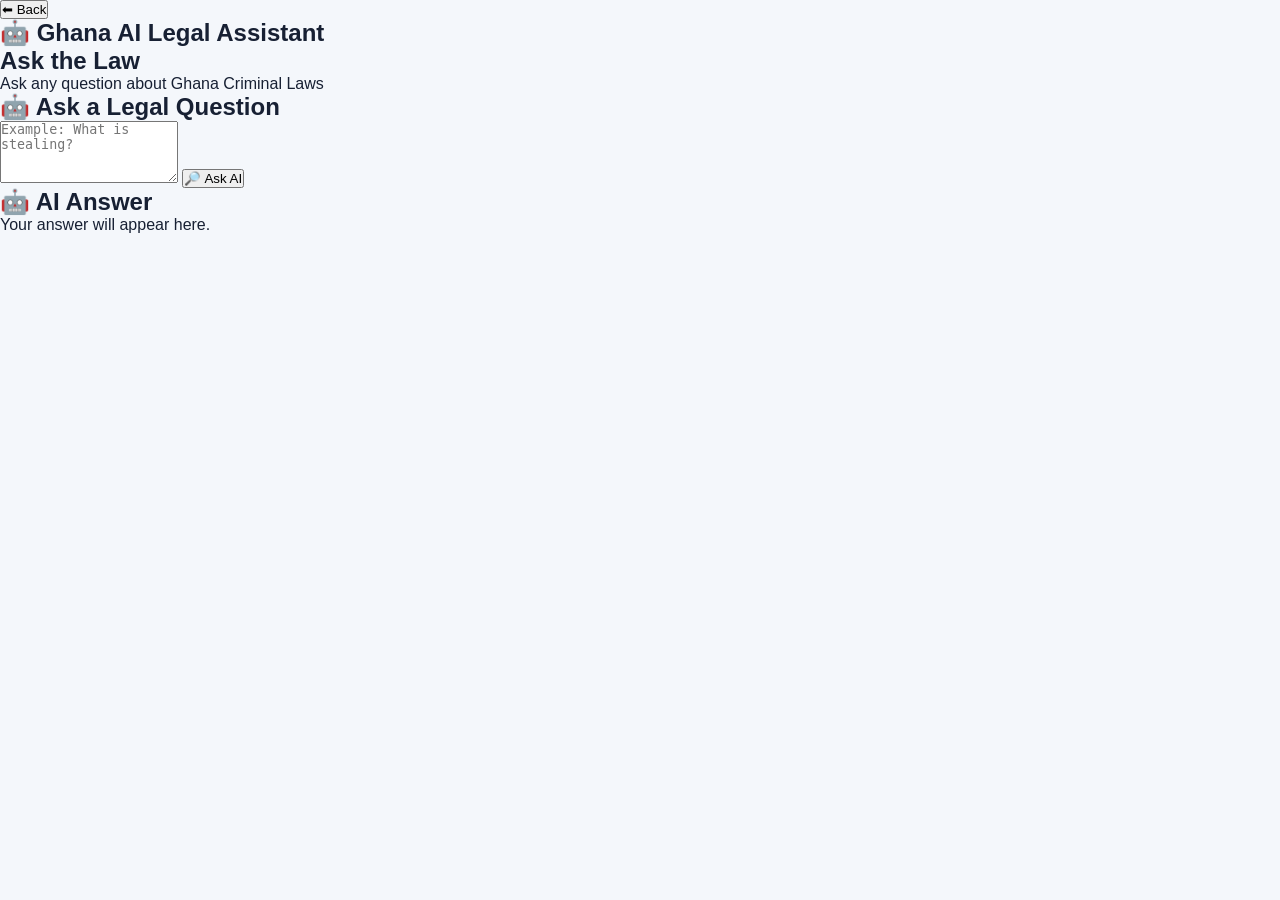
<file: ai.html>
<!DOCTYPE html>
<html lang="en">

<head>

    <meta charset="UTF-8">

    <meta
        name="viewport"
        content="width=device-width, initial-scale=1.0"
    >

    <title>AI Legal Assistant</title>

    <link
        rel="stylesheet"
        href="css/style.css"
    >

</head>


<body>


<header class="top-bar">

    <button onclick="history.back()">
        ⬅ Back
    </button>

    <h2>
        🤖 Ghana AI Legal Assistant
    </h2>

</header>


<section class="hero">

    <h1>
        Ask the Law
    </h1>

    <p>
        Ask any question about Ghana Criminal Laws
    </p>

</section>


<div class="ai-container">


    <!-- ============================= -->
    <!-- QUESTION BOX -->
    <!-- ============================= -->

    <div class="ai-question">

        <h2>
            🤖 Ask a Legal Question
        </h2>

        <textarea
            id="question"
            placeholder="Example: What is stealing?"
            rows="4"
        ></textarea>

        <button id="askBtn">
            🔎 Ask AI
        </button>

    </div>


    <!-- ============================= -->
    <!-- ANSWER -->
    <!-- ============================= -->

    <div
        id="answer"
        class="ai-answer"
    >

        <h2>
            🤖 AI Answer
        </h2>

        <p>
            Your answer will appear here.
        </p>

    </div>


    <!-- ============================= -->
    <!-- FOLLOW-UP QUESTION -->
    <!-- ============================= -->

    <div
        id="followUpBox"
        class="ai-question"
        style="display:none;"
    >

        <h2>
            💬 Ask a Follow-up Question
        </h2>

        <textarea
            id="followUpQuestion"
            placeholder="Ask another question about this law..."
            rows="3"
        ></textarea>

        <button id="followUpBtn">
            🔎 Ask Follow-up
        </button>

    </div>


</div>


<script src="js/ai.js"></script>


</body>

</html>
</file>
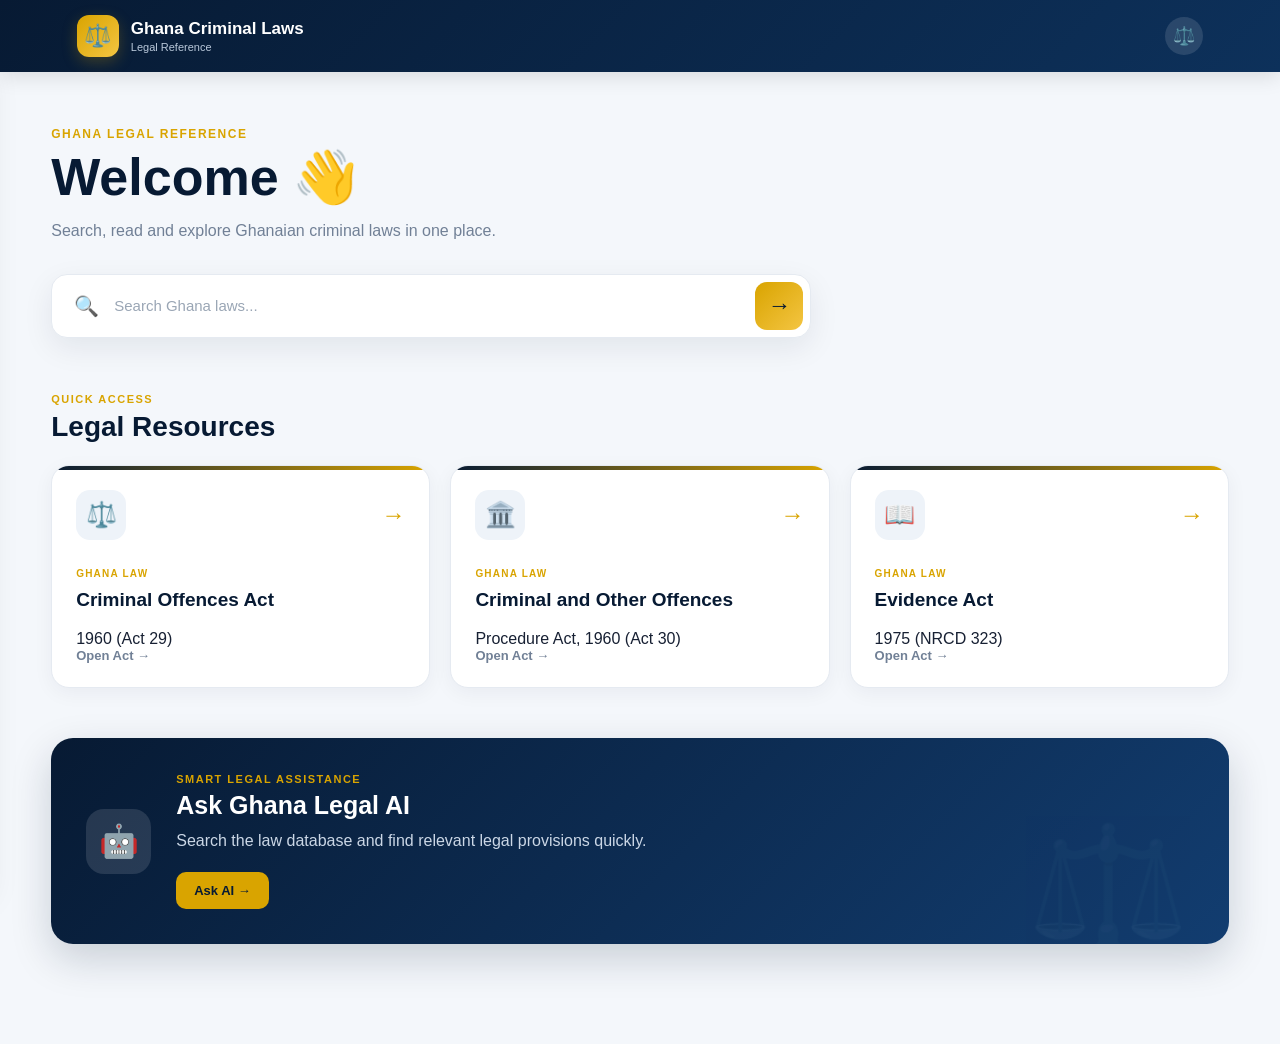
<file: dashboard.html>
<!DOCTYPE html>
<html lang="en">

<head>

    <meta charset="UTF-8">

    <meta
        name="viewport"
        content="width=device-width, initial-scale=1.0"
    >

    <meta
        name="theme-color"
        content="#0b1f3a"
    >

    <title>Ghana Criminal Laws</title>

    <link
        rel="stylesheet"
        href="css/style.css"
    >

</head>


<body class="modern-dashboard">


<!-- ========================================
     HEADER
======================================== -->

<header class="modern-header">

    <button
        id="menuBtn"
        class="menu-button"
        type="button"
    >
        ☰
    </button>


    <div class="modern-brand">

        <div class="brand-icon">
            ⚖️
        </div>

        <div>

            <strong>
                Ghana Criminal Laws
            </strong>

            <small>
                Legal Reference
            </small>

        </div>

    </div>


    <div class="header-user">
        ⚖️
    </div>

</header>



<!-- ========================================
     SIDE MENU
======================================== -->

<nav
    id="sideMenu"
    class="side-menu"
>

    <div class="menu-header">

        <div class="brand-icon">
            ⚖️
        </div>

        <strong>
            Ghana Criminal Laws
        </strong>

    </div>


    <a href="dashboard.html">
        🏠
        <span>Dashboard</span>
    </a>


    <a href="global-search.html">
        🔍
        <span>Search All Laws</span>
    </a>


    <a href="bookmark.html">
        ⭐
        <span>Bookmarks</span>
    </a>


    <a href="ai.html">
        🤖
        <span>AI Legal Assistant</span>
    </a>


    <a href="settings.html">
        ⚙️
        <span>Settings</span>
    </a>

</nav>



<!-- ========================================
     MAIN CONTENT
======================================== -->

<main class="modern-main">


    <!-- WELCOME -->

    <section class="welcome-section">

        <p class="welcome-label">
            GHANA LEGAL REFERENCE
        </p>


        <h1>
            Welcome 👋
        </h1>


        <p class="welcome-text">
            Search, read and explore Ghanaian
            criminal laws in one place.
        </p>

    </section>



    <!-- =====================================
         SEARCH
    ====================================== -->

    <section class="modern-search">

        <span class="search-icon">
            🔍
        </span>


        <input
            type="search"
            id="searchInput"
            placeholder="Search Ghana laws..."
            autocomplete="off"
        >


        <button
            id="globalSearchBtn"
            type="button"
        >
            →
        </button>

    </section>



    <!-- =====================================
         LEGAL RESOURCES
    ====================================== -->

    <section class="quick-section">

        <div class="section-heading">

            <p class="section-label">
                QUICK ACCESS
            </p>


            <h2>
                Legal Resources
            </h2>

        </div>


        <!--
            dashboard.js will automatically
            create the Act 29, Act 30 and
            Evidence Act cards here.
        -->

        <div
            id="dashboard"
            class="modern-dashboard-grid"
        >

            <div class="loading-card">

                <div class="loading-icon">
                    ⚖️
                </div>

                <p>
                    Loading Ghana laws...
                </p>

            </div>

        </div>

    </section>



    <!-- =====================================
         AI LEGAL ASSISTANT
    ====================================== -->

    <section class="ai-promo">

        <div class="ai-promo-icon">
            🤖
        </div>


        <div class="ai-promo-content">

            <p class="section-label">
                SMART LEGAL ASSISTANCE
            </p>


            <h2>
                Ask Ghana Legal AI
            </h2>


            <p>
                Search the law database and find
                relevant legal provisions quickly.
            </p>


            <a
                href="ai.html"
                class="ai-promo-button"
            >
                Ask AI →
            </a>

        </div>

    </section>

</main>



<!-- ========================================
     BOTTOM NAVIGATION
======================================== -->

<nav class="bottom-navigation">

    <a
        href="dashboard.html"
        class="active"
    >

        <span>
            🏠
        </span>

        <small>
            Home
        </small>

    </a>


    <a href="global-search.html">

        <span>
            🔍
        </span>

        <small>
            Search
        </small>

    </a>


    <a href="ai.html">

        <span>
            🤖
        </span>

        <small>
            AI
        </small>

    </a>


    <a href="bookmark.html">

        <span>
            ⭐
        </span>

        <small>
            Saved
        </small>

    </a>

</nav>



<!-- ========================================
     JAVASCRIPT
======================================== -->

<script src="js/dashboard.js"></script>

<script src="js/menu.js"></script>


<script>

const searchInput =
    document.getElementById("searchInput");


const globalSearchBtn =
    document.getElementById(
        "globalSearchBtn"
    );


function performSearch() {

    if (!searchInput) {
        return;
    }


    const query =
        searchInput.value.trim();


    if (!query) {

        searchInput.focus();

        return;

    }


    window.location.href =
        "global-search.html?q=" +
        encodeURIComponent(query);

}


if (globalSearchBtn) {

    globalSearchBtn.addEventListener(
        "click",
        performSearch
    );

}


if (searchInput) {

    searchInput.addEventListener(
        "keydown",
        function(event) {

            if (event.key === "Enter") {

                event.preventDefault();

                performSearch();

            }

        }
    );

}

</script>


</body>

</html>
</file>
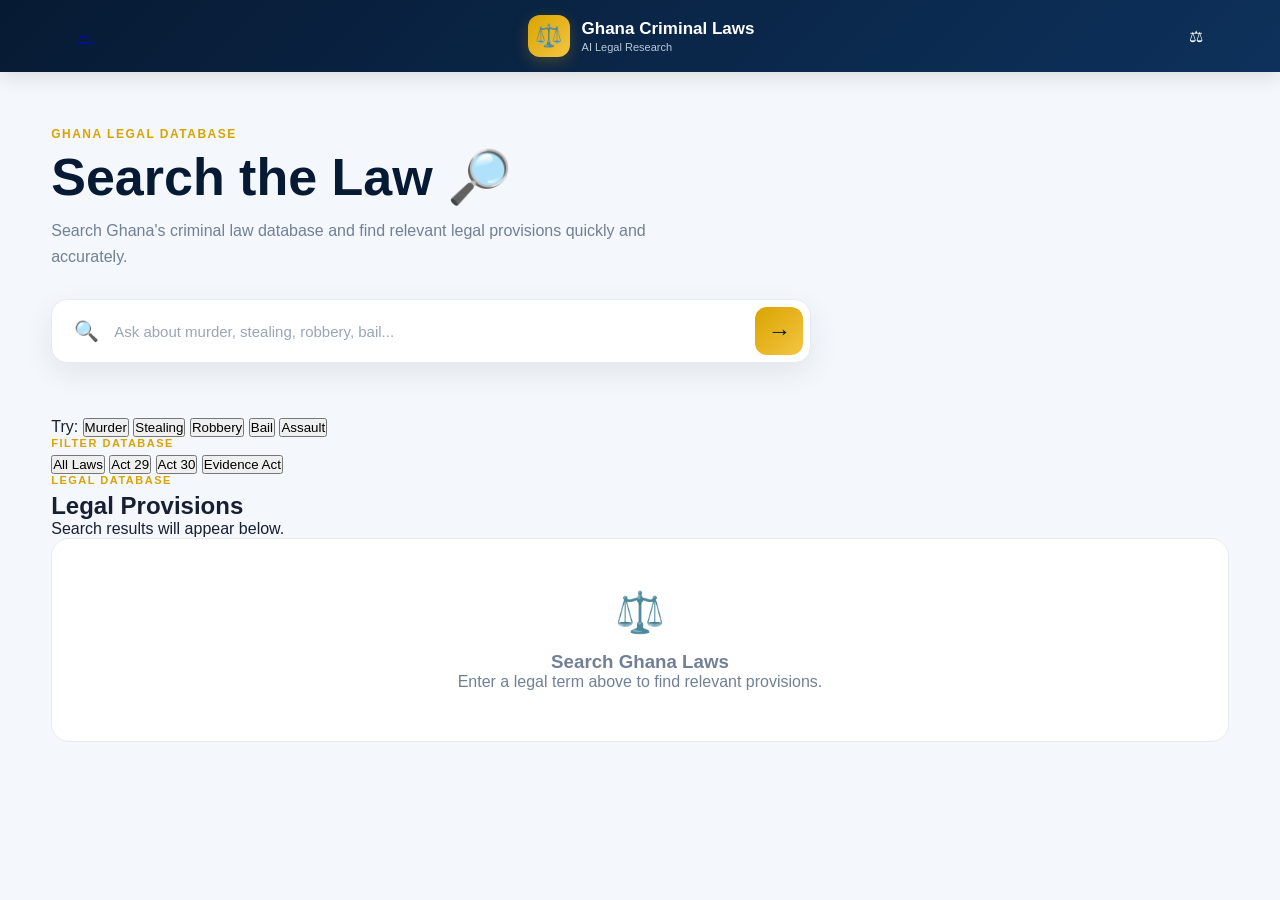
<file: global-search.html>
<!DOCTYPE html>
<html lang="en">

<head>

    <meta charset="UTF-8">

    <meta
        name="viewport"
        content="width=device-width, initial-scale=1.0"
    >

    <meta
        name="theme-color"
        content="#071f3d"
    >

    <title>
        Ghana Criminal Laws | Legal Search
    </title>

    <link
        rel="stylesheet"
        href="css/style.css"
    >

</head>


<body class="modern-dashboard">


<!-- ========================================
     HEADER
======================================== -->

<header class="modern-header">

    <a
        href="dashboard.html"
        class="back-button"
        aria-label="Back to dashboard"
    >
        ←
    </a>


    <div class="modern-brand">

        <div class="brand-icon">
            ⚖️
        </div>


        <div class="brand-text">

            <strong>
                Ghana Criminal Laws
            </strong>

            <small>
                AI Legal Research
            </small>

        </div>

    </div>


    <div class="header-badge">
        ⚖
    </div>

</header>



<!-- ========================================
     MAIN
======================================== -->

<main class="modern-main">


    <!-- ====================================
         INTRODUCTION
    ===================================== -->

    <section class="welcome-section">

        <p class="welcome-label">
            GHANA LEGAL DATABASE
        </p>


        <h1>

            Search the Law

            <span>
                🔎
            </span>

        </h1>


        <p class="welcome-text">

            Search Ghana's criminal law database
            and find relevant legal provisions
            quickly and accurately.

        </p>

    </section>



    <!-- ====================================
         SEARCH BOX
    ===================================== -->

    <section
        class="modern-search"
        aria-label="Legal search"
    >

        <span
            class="search-icon"
            aria-hidden="true"
        >
            🔍
        </span>


        <input
            type="search"
            id="globalSearchInput"
            placeholder="Ask about murder, stealing, robbery, bail..."
            autocomplete="off"
            spellcheck="false"
            aria-label="Search Ghana laws"
        >


        <button
            id="globalSearchButton"
            type="button"
            aria-label="Search Ghana laws"
        >
            →
        </button>

    </section>



    <!-- ====================================
         SEARCH HINTS
    ===================================== -->

    <div class="search-hints">

        <span>
            Try:
        </span>


        <button
            type="button"
            class="search-hint"
            data-search="What is murder?"
        >
            Murder
        </button>


        <button
            type="button"
            class="search-hint"
            data-search="What is stealing?"
        >
            Stealing
        </button>


        <button
            type="button"
            class="search-hint"
            data-search="What is robbery?"
        >
            Robbery
        </button>


        <button
            type="button"
            class="search-hint"
            data-search="What is bail?"
        >
            Bail
        </button>


        <button
            type="button"
            class="search-hint"
            data-search="What is assault?"
        >
            Assault
        </button>

    </div>



    <!-- ====================================
         SEARCH STATUS
    ===================================== -->

    <div
        id="searchStatus"
        aria-live="polite"
    ></div>



    <!-- ====================================
         AI LEGAL ANSWER
    ===================================== -->

    <section
        id="aiLegalAnswer"
        class="ai-legal-answer"
        style="display:none;"
        aria-live="polite"
    >

        <!--
            JavaScript inserts the AI
            legal answer here.
        -->

    </section>



    <!-- ====================================
         LAW FILTERS
    ===================================== -->

    <section class="law-filter-section">

        <div class="section-label">
            FILTER DATABASE
        </div>


        <div class="law-filters">

            <button
                class="law-filter active"
                data-filter="all"
                type="button"
            >
                All Laws
            </button>


            <button
                class="law-filter"
                data-filter="act29.json"
                type="button"
            >
                Act 29
            </button>


            <button
                class="law-filter"
                data-filter="act30.json"
                type="button"
            >
                Act 30
            </button>


            <button
                class="law-filter"
                data-filter="evidence.json"
                type="button"
            >
                Evidence Act
            </button>

        </div>

    </section>



    <!-- ====================================
         RESULTS HEADER
    ===================================== -->

    <div class="results-heading">

        <div>

            <p class="section-label">
                LEGAL DATABASE
            </p>


            <h2>
                Legal Provisions
            </h2>

        </div>


        <p>
            Search results will appear below.
        </p>

    </div>



    <!-- ====================================
         RESULTS
    ===================================== -->

    <section
        id="globalSearchResults"
        class="modern-dashboard-grid"
        aria-live="polite"
    >

        <div class="loading-card">

            <div class="loading-icon">
                ⚖️
            </div>


            <h3>
                Search Ghana Laws
            </h3>


            <p>
                Enter a legal term above to
                find relevant provisions.
            </p>

        </div>

    </section>


</main>



<!-- ========================================
     JAVASCRIPT
======================================== -->

<script src="js/globalsearch.js"></script>



<script>

/* ========================================
   SEARCH HINT BUTTONS
======================================== */

document
    .querySelectorAll(".search-hint")
    .forEach(function(button) {

        button.addEventListener(
            "click",
            function() {

                const input =
                    document.getElementById(
                        "globalSearchInput"
                    );


                if (!input) {

                    return;

                }


                input.value =
                    button.dataset.search;


                const searchButton =
                    document.getElementById(
                        "globalSearchButton"
                    );


                if (searchButton) {

                    searchButton.click();

                }

            }
        );

    });



/* ========================================
   LAW FILTER BUTTONS
======================================== */

document
    .querySelectorAll(".law-filter")
    .forEach(function(button) {

        button.addEventListener(
            "click",
            function() {


                /*
                 * Remove active state
                 * from all filters.
                 */

                document
                    .querySelectorAll(".law-filter")
                    .forEach(function(filter) {

                        filter.classList.remove(
                            "active"
                        );

                    });


                /*
                 * Activate selected filter.
                 */

                button.classList.add(
                    "active"
                );


                /*
                 * Tell globalsearch.js
                 * which database to search.
                 */

                window.selectedLawFilter =
                    button.dataset.filter;


                /*
                 * Search again if the
                 * search box has text.
                 */

                const input =
                    document.getElementById(
                        "globalSearchInput"
                    );


                if (
                    input &&
                    input.value.trim()
                ) {

                    if (
                        typeof searchLaws ===
                        "function"
                    ) {

                        searchLaws();

                    }

                }

            }
        );

    });



/* ========================================
   LOAD SEARCH FROM URL
========================================

Example:

global-search.html?q=murder

======================================== */

const urlParams =
    new URLSearchParams(
        window.location.search
    );


const urlQuery =
    urlParams.get("q");


if (
    urlQuery
) {

    const input =
        document.getElementById(
            "globalSearchInput"
        );


    if (input) {

        input.value =
            urlQuery;


        /*
         * Wait for globalsearch.js
         * to finish loading.
         */

        setTimeout(
            function() {

                if (
                    typeof searchLaws ===
                    "function"
                ) {

                    searchLaws();

                }

            },
            150
        );

    }

}

</script>


</body>

</html>
</file>
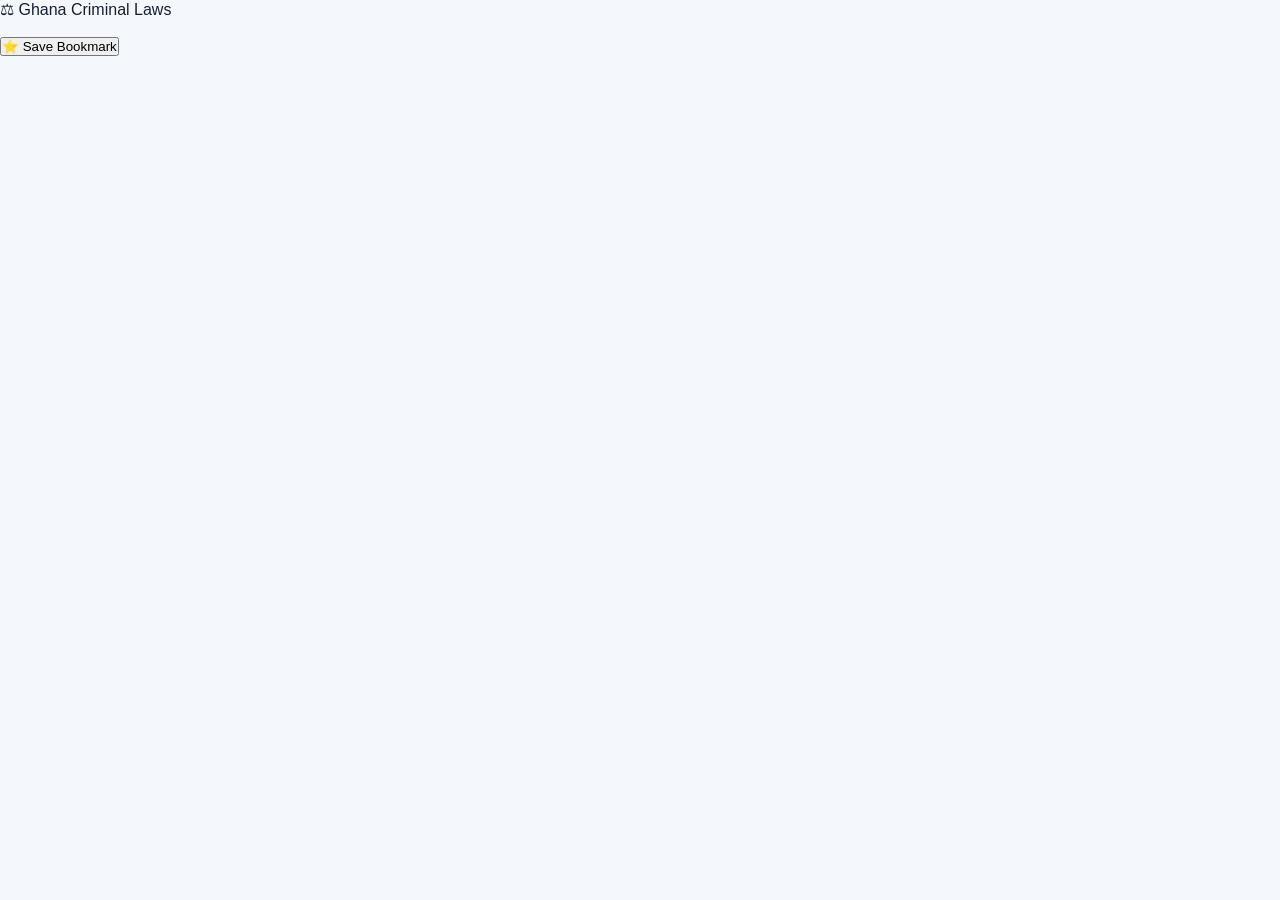
<file: law.html>
<!DOCTYPE html>
<html lang="en">
<head>

<meta charset="UTF-8">

<meta name="viewport" content="width=device-width, initial-scale=1.0">

<title>Law</title>

<link rel="stylesheet" href="css/style.css">

</head>

<body>

<header class="top-bar">

<div class="logo">

⚖ Ghana Criminal Laws

</div>

</header>

<div class="law-page">

<h2 id="section"></h2>

<h1 id="title"></h1>

<p id="content"></p>

<br>

<button onclick="bookmarkLaw()">

⭐ Save Bookmark

</button>

</div>

<script src="js/law.js"></script>

</body>
</html>
</file>
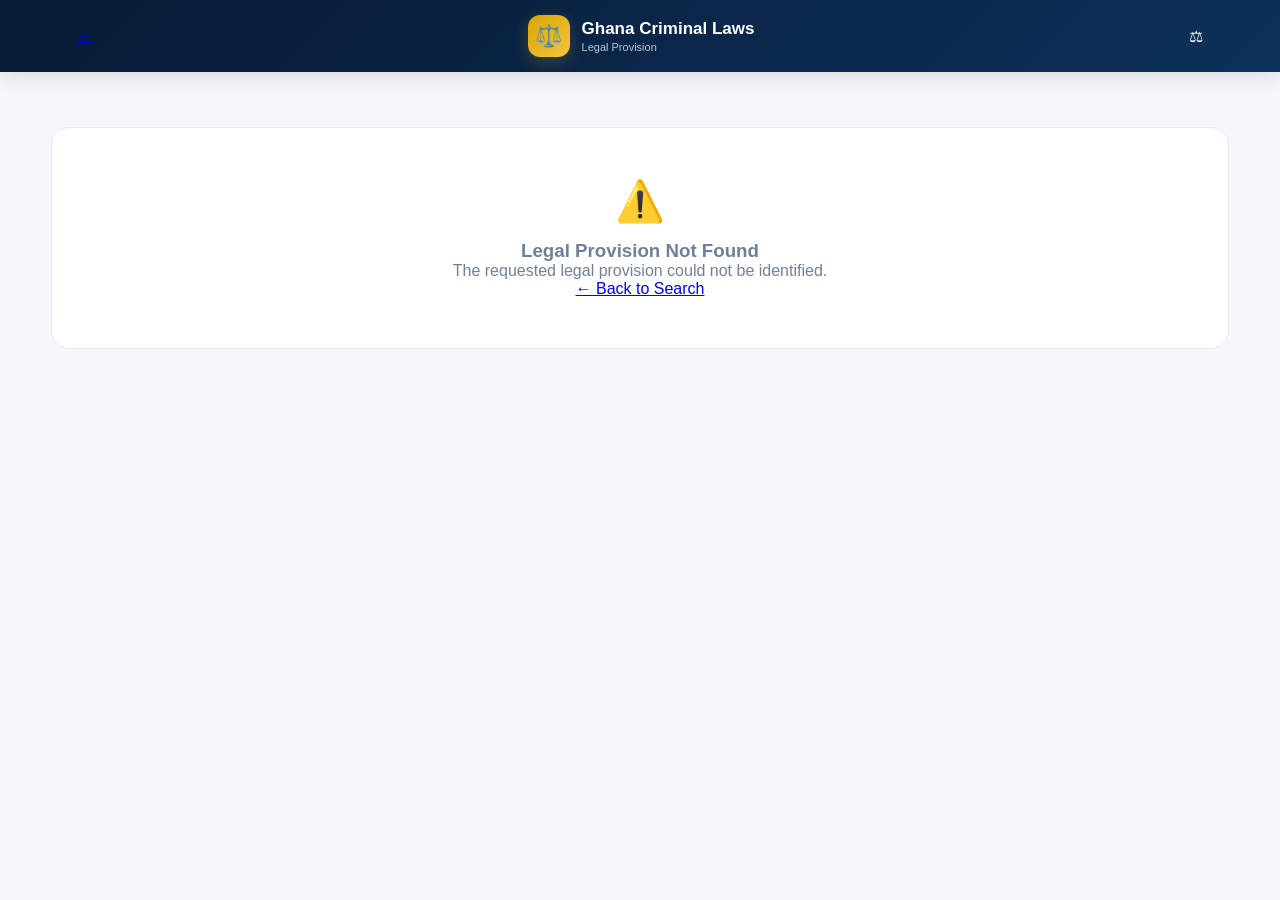
<file: reader.html>
<!DOCTYPE html>
<html lang="en">

<head>

    <meta charset="UTF-8">

    <meta
        name="viewport"
        content="width=device-width, initial-scale=1.0"
    >

    <meta
        name="theme-color"
        content="#071f3d"
    >

    <title>
        Legal Provision | Ghana Criminal Laws
    </title>

    <link
        rel="stylesheet"
        href="css/style.css"
    >

</head>


<body class="modern-dashboard">


<!-- ========================================
     HEADER
======================================== -->

<header class="modern-header">

    <a
        href="javascript:history.back()"
        class="back-button"
        aria-label="Go back"
    >
        ←
    </a>


    <div class="modern-brand">

        <div class="brand-icon">
            ⚖️
        </div>


        <div class="brand-text">

            <strong>
                Ghana Criminal Laws
            </strong>

            <small>
                Legal Provision
            </small>

        </div>

    </div>


    <div class="header-badge">
        ⚖
    </div>

</header>



<!-- ========================================
     MAIN
======================================== -->

<main class="modern-main">


    <!-- ====================================
         READER
    ===================================== -->

    <section
        id="lawReader"
        class="law-reader"
    >

        <div class="loading-card">

            <div class="loading-icon">
                ⚖️
            </div>


            <h3>
                Loading Legal Provision
            </h3>


            <p>
                Please wait while the legal
                provision is being loaded.
            </p>

        </div>

    </section>


</main>



<!-- ========================================
     JAVASCRIPT
======================================== -->

<script src="js/reader.js"></script>


</body>

</html>
</file>
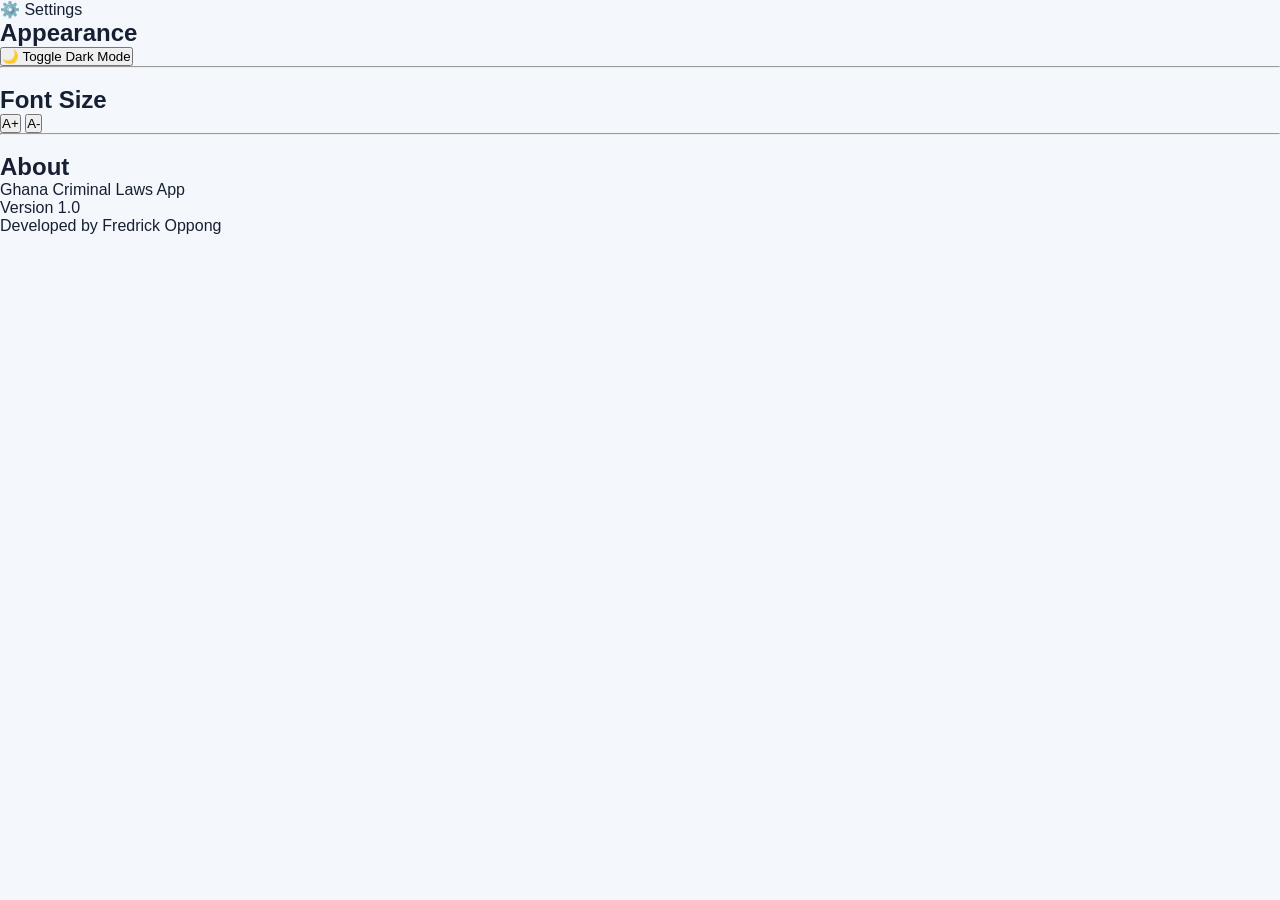
<file: settings.html>
<!DOCTYPE html>
<html lang="en">
<head>
    <meta charset="UTF-8">
    <meta name="viewport" content="width=device-width, initial-scale=1.0">
    <title>Settings</title>

    <link rel="stylesheet" href="css/style.css">
</head>
<body>

<header class="top-bar">

    <div class="logo">
        ⚙️ Settings
    </div>

</header>

<div class="law-content">

    <h2>Appearance</h2>

    <button onclick="toggleDarkMode()">
        🌙 Toggle Dark Mode
    </button>

    <hr><br>

    <h2>Font Size</h2>

    <button onclick="increaseFont()">A+</button>

    <button onclick="decreaseFont()">A-</button>

    <hr><br>

    <h2>About</h2>

    <p>Ghana Criminal Laws App</p>

    <p>Version 1.0</p>

    <p>Developed by Fredrick Oppong</p>

</div>

<script src="js/settings.js"></script>

</body>
</html>
</file>
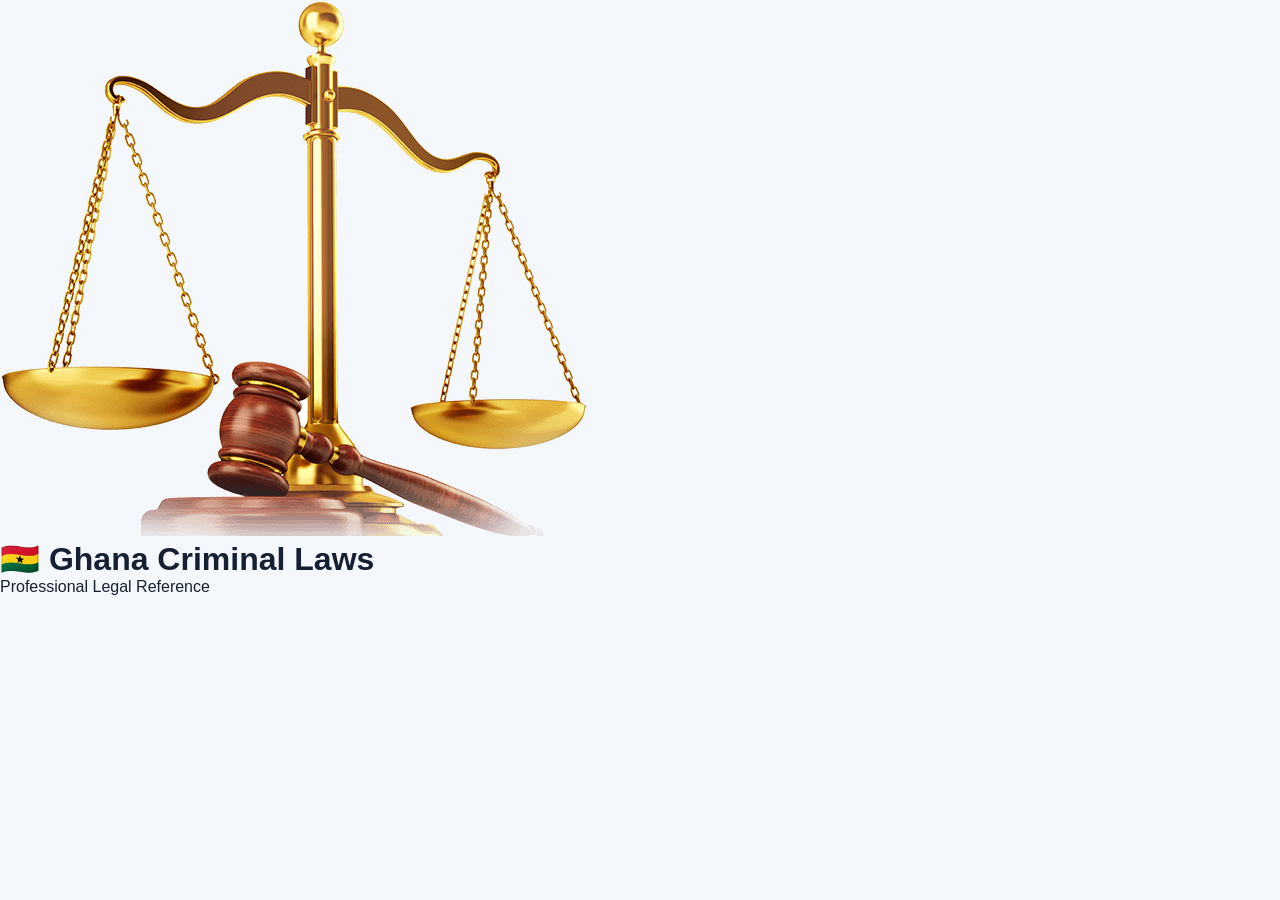
<file: splash.html>
<!DOCTYPE html>
<html lang="en">
<head>
<meta charset="UTF-8">
<meta name="viewport" content="width=device-width, initial-scale=1.0">

<title>Ghana Criminal Laws</title>

<link rel="stylesheet" href="css/style.css">

</head>

<body class="splash-page">

<div class="splash">

    <img src="assets/images/logo.png"
         class="logo-image"
         alt="App Logo">

    <h1>🇬🇭 Ghana Criminal Laws</h1>

    <p>Professional Legal Reference</p>

    <div class="loader"></div>

</div>

<script src="js/splash.js"></script>

</body>
</html>
</file>
<file: css/style.css>
/* ========================================
   MODERN GHANA CRIMINAL LAWS
   MAIN STYLESHEET
======================================== */

* {
    box-sizing: border-box;
    margin: 0;
    padding: 0;
}

:root {
    --navy: #071a33;
    --navy-light: #102d52;
    --gold: #d9a400;
    --gold-light: #f4c542;
    --white: #ffffff;
    --background: #f4f7fb;
    --text: #172033;
    --muted: #718096;
    --border: #e5eaf1;
    --shadow: 0 10px 30px rgba(7, 26, 51, 0.08);
    --radius: 18px;
}

html {
    scroll-behavior: smooth;
}

body {
    font-family:
        Inter,
        -apple-system,
        BlinkMacSystemFont,
        "Segoe UI",
        Arial,
        sans-serif;

    background: var(--background);
    color: var(--text);
    min-height: 100vh;
}


/* ========================================
   HEADER
======================================== */

.modern-header {
    height: 72px;

    background:
        linear-gradient(
            135deg,
            var(--navy),
            #0d315b
        );

    color: white;

    display: flex;
    align-items: center;
    justify-content: space-between;

    padding: 0 6%;

    position: sticky;
    top: 0;
    z-index: 1000;

    box-shadow:
        0 4px 20px rgba(0, 0, 0, 0.12);
}

.modern-brand {
    display: flex;
    align-items: center;
    gap: 12px;
}

.modern-brand strong {
    display: block;
    font-size: 17px;
    font-weight: 700;
}

.modern-brand small {
    display: block;
    margin-top: 2px;
    color: #b9c8da;
    font-size: 11px;
}

.brand-icon {
    width: 42px;
    height: 42px;

    display: flex;
    align-items: center;
    justify-content: center;

    border-radius: 12px;

    background:
        linear-gradient(
            135deg,
            var(--gold),
            var(--gold-light)
        );

    font-size: 22px;

    box-shadow:
        0 5px 15px rgba(217, 164, 0, 0.25);
}

.header-user {
    width: 38px;
    height: 38px;

    border-radius: 50%;

    background: rgba(255,255,255,0.12);

    display: flex;
    align-items: center;
    justify-content: center;

    font-size: 18px;
}

.menu-button {
    border: none;
    background: transparent;
    color: white;

    font-size: 24px;

    cursor: pointer;

    display: none;
}


/* ========================================
   SIDE MENU
======================================== */

.side-menu {
    position: fixed;

    top: 72px;
    left: -280px;

    width: 260px;
    height: calc(100vh - 72px);

    background: white;

    z-index: 999;

    padding: 25px 18px;

    box-shadow:
        10px 0 30px rgba(0,0,0,0.08);

    transition: 0.3s ease;
}

.side-menu.open {
    left: 0;
}

.menu-header {
    display: flex;
    align-items: center;
    gap: 10px;

    padding-bottom: 20px;

    border-bottom: 1px solid var(--border);

    margin-bottom: 15px;
}

.menu-header .brand-icon {
    width: 38px;
    height: 38px;
    font-size: 18px;
}

.side-menu a {
    display: flex;
    align-items: center;
    gap: 14px;

    text-decoration: none;

    color: var(--text);

    padding: 14px;

    border-radius: 12px;

    margin-bottom: 6px;

    transition: 0.2s ease;

    font-weight: 600;
}

.side-menu a:hover {
    background: #f1f5fa;
    color: var(--navy);
}

.side-menu a span {
    font-size: 14px;
}


/* ========================================
   MAIN
======================================== */

.modern-main {
    width: min(1180px, 92%);
    margin: auto;

    padding:
        55px 0
        100px;
}


/* ========================================
   WELCOME
======================================== */

.welcome-section {
    margin-bottom: 30px;
}

.welcome-label {
    color: var(--gold);

    font-size: 12px;

    font-weight: 800;

    letter-spacing: 1.5px;

    margin-bottom: 8px;
}

.welcome-section h1 {
    font-size: clamp(34px, 5vw, 52px);

    line-height: 1.1;

    color: var(--navy);

    margin-bottom: 12px;
}

.welcome-text {
    color: var(--muted);

    font-size: 16px;

    max-width: 600px;

    line-height: 1.6;
}


/* ========================================
   SEARCH
======================================== */

.modern-search {
    display: flex;
    align-items: center;

    background: white;

    border: 1px solid var(--border);

    border-radius: 16px;

    padding: 7px;

    box-shadow: var(--shadow);

    margin-bottom: 55px;

    max-width: 760px;
}

.search-icon {
    font-size: 20px;
    margin-left: 15px;
}

.modern-search input {
    flex: 1;

    border: none;
    outline: none;

    padding: 15px;

    font-size: 15px;

    color: var(--text);

    background: transparent;
}

.modern-search input::placeholder {
    color: #9aa6b5;
}

.modern-search button {
    width: 48px;
    height: 48px;

    border: none;

    border-radius: 12px;

    background:
        linear-gradient(
            135deg,
            var(--gold),
            var(--gold-light)
        );

    color: var(--navy);

    font-size: 23px;

    font-weight: bold;

    cursor: pointer;

    transition: 0.2s ease;
}

.modern-search button:hover {
    transform: translateX(2px);
}


/* ========================================
   SECTION HEADINGS
======================================== */

.quick-section {
    margin-bottom: 50px;
}

.section-heading {
    margin-bottom: 22px;
}

.section-label {
    color: var(--gold);

    font-size: 11px;

    font-weight: 800;

    letter-spacing: 1.5px;

    margin-bottom: 6px;
}

.section-heading h2 {
    color: var(--navy);

    font-size: 28px;
}


/* ========================================
   LAW CARDS
======================================== */

.modern-dashboard-grid {
    display: grid;

    grid-template-columns:
        repeat(3, 1fr);

    gap: 20px;
}

.modern-law-card {
    background: white;

    border:
        1px solid var(--border);

    border-radius: var(--radius);

    padding: 24px;

    min-height: 220px;

    cursor: pointer;

    box-shadow:
        0 5px 20px
        rgba(7, 26, 51, 0.05);

    transition:
        transform 0.25s ease,
        box-shadow 0.25s ease,
        border-color 0.25s ease;

    position: relative;

    overflow: hidden;
}

.modern-law-card::before {
    content: "";

    position: absolute;

    top: 0;
    left: 0;

    width: 100%;
    height: 4px;

    background:
        linear-gradient(
            90deg,
            var(--navy),
            var(--gold)
        );
}

.modern-law-card:hover {
    transform: translateY(-7px);

    border-color:
        rgba(217, 164, 0, 0.4);

    box-shadow:
        0 18px 40px
        rgba(7, 26, 51, 0.12);
}

.law-card-top {
    display: flex;

    justify-content: space-between;

    align-items: center;

    margin-bottom: 28px;
}

.law-icon {
    width: 50px;
    height: 50px;

    border-radius: 14px;

    background:
        #eef3f9;

    display: flex;
    align-items: center;
    justify-content: center;

    font-size: 25px;
}

.law-arrow {
    color: var(--gold);

    font-size: 24px;

    transition: 0.2s ease;
}

.modern-law-card:hover
.law-arrow {
    transform: translateX(5px);
}

.law-type {
    font-size: 10px;

    color: var(--gold);

    font-weight: 800;

    letter-spacing: 1.2px;

    margin-bottom: 8px;
}

.law-card-content h3 {
    color: var(--navy);

    font-size: 19px;

    line-height: 1.35;

    margin-bottom: 18px;
}

.law-action {
    color: var(--muted);

    font-size: 13px;

    font-weight: 600;
}


/* ========================================
   LOADING
======================================== */

.loading-card {
    grid-column: 1 / -1;

    background: white;

    border-radius: var(--radius);

    padding: 50px;

    text-align: center;

    border: 1px solid var(--border);

    color: var(--muted);
}

.loading-icon {
    font-size: 40px;

    margin-bottom: 15px;

    animation:
        pulse 1.5s infinite;
}

@keyframes pulse {

    0%,
    100% {
        transform: scale(1);
        opacity: 0.7;
    }

    50% {
        transform: scale(1.12);
        opacity: 1;
    }
}


/* ========================================
   AI PROMO
======================================== */

.ai-promo {
    display: flex;

    align-items: center;

    gap: 25px;

    background:
        linear-gradient(
            135deg,
            var(--navy),
            #123d70
        );

    color: white;

    border-radius: 22px;

    padding: 35px;

    margin-top: 25px;

    position: relative;

    overflow: hidden;

    box-shadow:
        0 15px 40px
        rgba(7, 26, 51, 0.18);
}

.ai-promo::after {
    content: "⚖️";

    position: absolute;

    right: 40px;
    bottom: -25px;

    font-size: 130px;

    opacity: 0.06;
}

.ai-promo-icon {
    width: 65px;
    height: 65px;

    border-radius: 18px;

    background:
        rgba(255,255,255,0.12);

    display: flex;
    align-items: center;
    justify-content: center;

    font-size: 32px;

    flex-shrink: 0;
}

.ai-promo-content h2 {
    font-size: 25px;

    margin-bottom: 8px;
}

.ai-promo-content p:not(.section-label) {
    color: #cbd7e6;

    line-height: 1.6;

    max-width: 600px;

    margin-bottom: 18px;
}

.ai-promo-button {
    display: inline-block;

    text-decoration: none;

    background: var(--gold);

    color: var(--navy);

    padding: 11px 18px;

    border-radius: 10px;

    font-weight: 800;

    font-size: 13px;

    transition: 0.2s ease;
}

.ai-promo-button:hover {
    background: var(--gold-light);

    transform: translateY(-2px);
}


/* ========================================
   BOTTOM NAVIGATION
======================================== */

.bottom-navigation {
    display: none;
}


/* ========================================
   MOBILE
======================================== */

@media (max-width: 850px) {

    .modern-header {
        padding: 0 20px;
    }

    .menu-button {
        display: block;
    }

    .modern-brand {
        margin-right: auto;
        margin-left: 12px;
    }

    .modern-main {
        width: 92%;

        padding-top: 35px;

        padding-bottom: 100px;
    }

    .modern-dashboard-grid {
        grid-template-columns:
            repeat(2, 1fr);
    }

    .bottom-navigation {
        display: flex;

        position: fixed;

        bottom: 0;
        left: 0;

        width: 100%;

        height: 68px;

        background: white;

        border-top:
            1px solid var(--border);

        z-index: 1000;

        justify-content:
            space-around;

        box-shadow:
            0 -5px 20px
            rgba(0,0,0,0.06);
    }
    /* ========================================
   GLOBAL SEARCH - MODERN ENHANCEMENTS
======================================== */

/* Back button on legal search page */

.back-button {
    width: 42px;
    height: 42px;

    display: flex;
    align-items: center;
    justify-content: center;

    border-radius: 12px;

    color: white;

    text-decoration: none;

    font-size: 24px;

    background: rgba(255,255,255,0.10);

    transition: 0.2s ease;
}

.back-button:hover {
    background: rgba(255,255,255,0.18);

    transform: translateX(-2px);
}


/* Header badge */

.header-badge {
    width: 38px;
    height: 38px;

    display: flex;
    align-items: center;
    justify-content: center;

    border-radius: 50%;

    background:
        rgba(255,255,255,0.10);

    color: var(--gold);

    font-size: 18px;
}


/* Search hints */

.search-hints {

    display: flex;

    align-items: center;

    flex-wrap: wrap;

    gap: 8px;

    margin-top: -35px;

    margin-bottom: 35px;

    color: var(--muted);

    font-size: 13px;
}


.search-hint {

    border: 1px solid var(--border);

    background: white;

    color: var(--navy);

    padding: 7px 12px;

    border-radius: 20px;

    cursor: pointer;

    font-size: 12px;

    font-weight: 700;

    transition: 0.2s ease;
}


.search-hint:hover {

    background: var(--navy);

    color: white;

    border-color: var(--navy);

    transform: translateY(-1px);
}


/* Results heading */

.results-heading {

    margin-bottom: 20px;

    padding-top: 5px;
}


.results-heading h2 {

    color: var(--navy);

    font-size: 25px;

    margin-bottom: 5px;
}


.results-heading p {

    color: var(--muted);

    font-size: 13px;
}


/* ========================================
   SEARCH RESULT CARDS
======================================== */

#globalSearchResults {

    align-items: stretch;
}


#globalSearchResults
.modern-law-card {

    min-height: 330px;

    display: flex;

    flex-direction: column;
}


#globalSearchResults
.law-card-content {

    display: flex;

    flex-direction: column;

    height: 100%;
}


#globalSearchResults
.law-title {

    color: var(--navy);

    font-size: 21px;

    line-height: 1.3;

    margin-bottom: 8px;
}


#globalSearchResults
.law-section {

    color: var(--gold);

    font-size: 13px;

    font-weight: 800;

    margin-bottom: 5px;
}


#globalSearchResults
.law-action {

    line-height: 1.7;

    font-weight: 400;

    color: var(--muted);
}


/* ========================================
   SEARCH HIGHLIGHT
======================================== */

#globalSearchResults mark {

    background:
        #fff0a8;

    color:
        var(--navy);

    padding:
        1px 3px;

    border-radius:
        4px;

    font-weight:
        800;
}


/* ========================================
   RESULT HOVER
======================================== */

#globalSearchResults
.modern-law-card:hover {

    transform:
        translateY(-6px);
}


/* ========================================
   SEARCH STATUS
======================================== */

#searchStatus {

    width: 100%;
}


/* ========================================
   MOBILE SEARCH
======================================== */

@media (max-width: 850px) {

    .search-hints {

        margin-top: -25px;

        margin-bottom: 25px;

    }


    #globalSearchResults {

        grid-template-columns:
            repeat(2, 1fr);

    }

}


@media (max-width: 560px) {

    .back-button {

        width: 36px;

        height: 36px;

        font-size: 20px;

    }


    .header-badge {

        display: none;

    }


    .search-hints {

        margin-top: -20px;

        gap: 6px;

    }


    .search-hint {

        padding:
            6px 10px;

    }


    .results-heading h2 {

        font-size: 22px;

    }


    #globalSearchResults {

        grid-template-columns: 1fr;

    }


    #globalSearchResults
    .modern-law-card {

        min-height: 280px;

    }

}
/* ========================================
   AI LEGAL ANSWER
======================================== */

.ai-legal-answer {
    margin: 25px 0;
    background: #ffffff;
    border: 1px solid #e8edf3;
    border-radius: 18px;
    overflow: hidden;
    box-shadow: 0 10px 30px rgba(7, 31, 61, 0.08);
}


.ai-answer-header {
    display: flex;
    align-items: center;
    gap: 14px;
    padding: 20px;
    background: linear-gradient(
        135deg,
        #071f3d,
        #123c68
    );
    color: white;
}


.ai-answer-icon {
    width: 46px;
    height: 46px;
    display: flex;
    align-items: center;
    justify-content: center;
    background: rgba(255,255,255,0.12);
    border-radius: 12px;
    font-size: 23px;
}


.ai-answer-label {
    display: block;
    font-size: 10px;
    font-weight: 800;
    letter-spacing: 1.2px;
    opacity: 0.75;
}


.ai-answer-header h3 {
    margin: 4px 0 0;
    font-size: 18px;
}


.ai-answer-body {
    padding: 22px;
}


.ai-answer-text {
    margin: 0;
    color: #263648;
    font-size: 15px;
    line-height: 1.8;
}


.ai-source-box {
    margin-top: 20px;
    padding: 15px;
    background: #f7f9fc;
    border-left: 4px solid #d9a400;
    border-radius: 8px;
    color: #4a5568;
    line-height: 1.7;
}


.ai-related {
    margin-top: 22px;
}


.ai-related h4 {
    margin: 0 0 12px;
    color: #071f3d;
}


.ai-related-list {
    display: grid;
    gap: 8px;
}


.ai-related-item {
    display: flex;
    flex-direction: column;
    gap: 3px;
    padding: 12px;
    background: #fafbfc;
    border: 1px solid #edf1f5;
    border-radius: 8px;
}


.ai-related-item strong {
    color: #a87900;
    font-size: 12px;
}


.ai-related-item span {
    color: #4a5568;
    font-size: 13px;
}


.ai-disclaimer {
    margin-top: 22px;
    padding: 14px;
    background: #fffaf0;
    border: 1px solid #f2dfaa;
    border-radius: 9px;
}


.ai-disclaimer strong {
    color: #8a6700;
    font-size: 12px;
}


.ai-disclaimer p {
    margin: 7px 0 0;
    color: #6b7280;
    font-size: 12px;
    line-height: 1.6;
}
</file>
